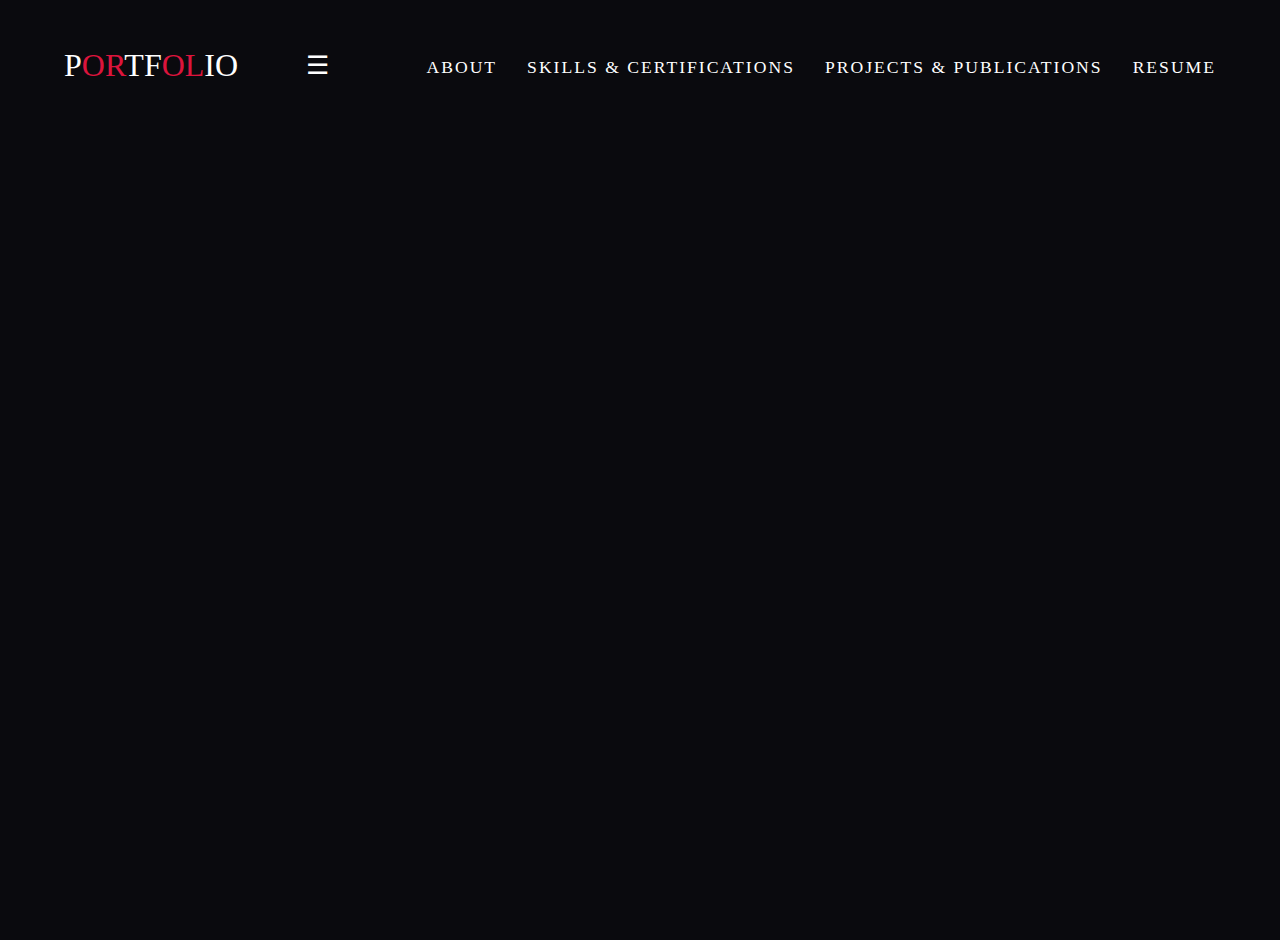
<file: index.html>
<!DOCTYPE html>
<html lang="en">
<head>
  <meta charset="UTF-8" />
  <meta http-equiv="X-UA-Compatible" content="IE=edge" />
  <meta name="viewport" content="width=device-width, initial-scale=1.0" />
  <title>Portfolio - Home</title>
  <link rel="stylesheet" href="style.css" />
  <link rel="stylesheet" href="nav.css" />
</head>
<body class="bodies">

  <!-- Reusable header -->
  <div id="header-placeholder"></div>

  <!-- Main content for home page -->
  <main class="home-content">
    <h1 class="homeh1">
      <span>S</span><span>O</span><span>W</span><span>N</span><span>D</span><span>A</span><span>R</span><span>Y</span><span>A</span>
      <span>V</span><span>A</span><span>T</span><span>H</span><span>I</span>
      <span>C</span><span>H</span><span>E</span><span>R</span><span>U</span><span>K</span><span>U</span><span>R</span><span>I</span>
    </h1>

    <h2 class="home-subtitle">
      Full Stack Developer | AI & ML Enthusiast | Teaching Assistant
    </h2>
  </main>

  <script src="headerloader.js"></script>
</body>
</html>
</file>
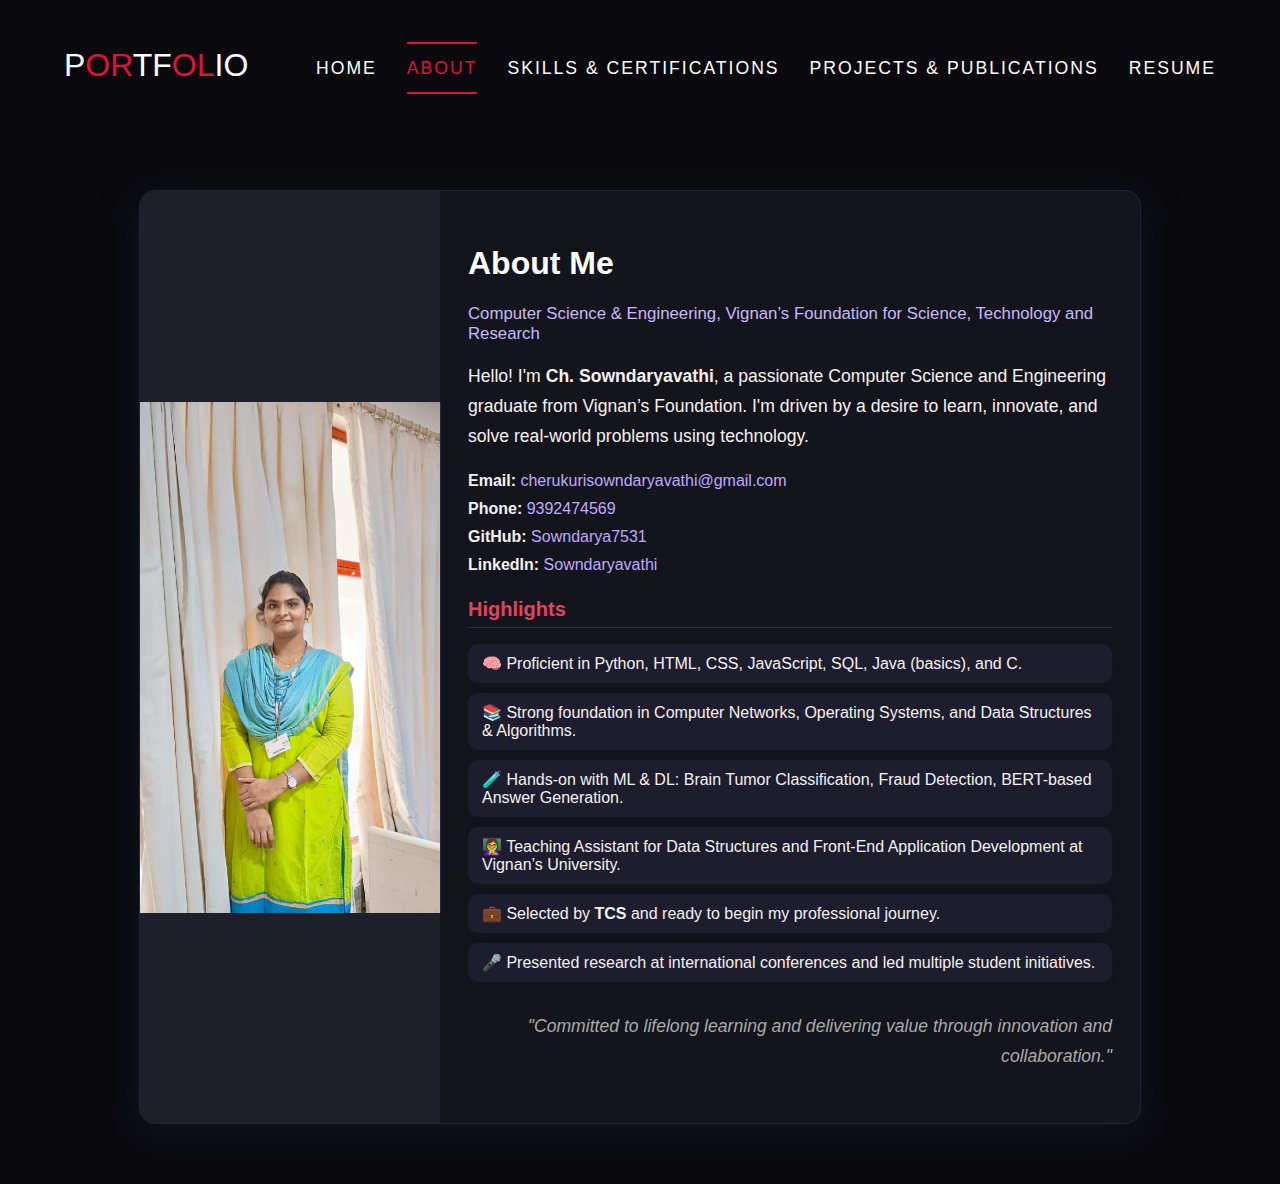
<file: about.html>
<!DOCTYPE html>
<html lang="en">
<head>
    <meta charset="UTF-8">
    <meta name="viewport" content="width=device-width, initial-scale=1.0">
    <title>About Me | CHERUKURI SOWNDARYAVATHI</title>
    
    <link rel="stylesheet" href="./about.css">
    <link rel="stylesheet" href="nav.css">
</head>
<body>
    <header>
        <div class="container">
            <nav>
                <h2 class="brand"><a href="./index.html">P<span>OR</span>TF<span>OL</span>IO</a></h2>
                <ul>
                    <li><a href="./index.html">Home</a></li>
                    <li><a class="active" href="./about.html">About</a></li>
                    <li><a href="./skills.html">Skills & Certifications</a></li>
                    <li><a href="./projects.html">Projects & Publications</a></li>
                    <li><a href="./resume.html">Resume</a></li>
                </ul>
            </nav>
        </div>
    </header>

    <section class="about-me">
        <div class="about-card">
            <div class="about-image">
                <img src="./portme.jpg" alt="CH. Sowndaryavathi">
            </div>
            <div class="about-content">
                <h1>About Me</h1>
                <h4>Computer Science & Engineering, Vignan’s Foundation for Science, Technology and Research</h4>
                <p>Hello! I'm <strong>Ch. Sowndaryavathi</strong>, a passionate Computer Science and Engineering graduate from Vignan’s Foundation. I'm driven by a desire to learn, innovate, and solve real-world problems using technology.</p>

                <div class="quick-info">
                    <span><strong>Email:</strong> <a href="mailto:cherukurisowndaryavathi@gmail.com">cherukurisowndaryavathi@gmail.com</a></span>
                    <span><strong>Phone:</strong> <a href="tel:9392474569">9392474569</a></span>
                    <span><strong>GitHub:</strong> <a href="https://github.com/Sowndarya7531" target="_blank">Sowndarya7531</a></span>
                    <span><strong>LinkedIn:</strong> <a href="https://www.linkedin.com/in/sowndaryavathi-cherukuri-4a707927b/" target="_blank">Sowndaryavathi</a></span>
                </div>

                <div class="bio-highlights">
                    <h3>Highlights</h3>
                    <ul>
                        <li>🧠 Proficient in Python, HTML, CSS, JavaScript, SQL, Java (basics), and C.</li>
                        <li>📚 Strong foundation in Computer Networks, Operating Systems, and Data Structures & Algorithms.</li>
                        <li>🧪 Hands-on with ML & DL: Brain Tumor Classification, Fraud Detection, BERT-based Answer Generation.</li>
                        <li>👩‍🏫 Teaching Assistant for Data Structures and Front-End Application Development at Vignan’s University.</li>
                        <li>💼 Selected by <strong>TCS</strong> and ready to begin my professional journey.</li>
                        <li>🎤 Presented research at international conferences and led multiple student initiatives.</li>
                    </ul>
                </div>

                <div class="declaration">
                    <p><em>"Committed to lifelong learning and delivering value through innovation and collaboration."</em></p>
                </div>
            </div>
        </div>
    </section>
</body>
</html>
</file>
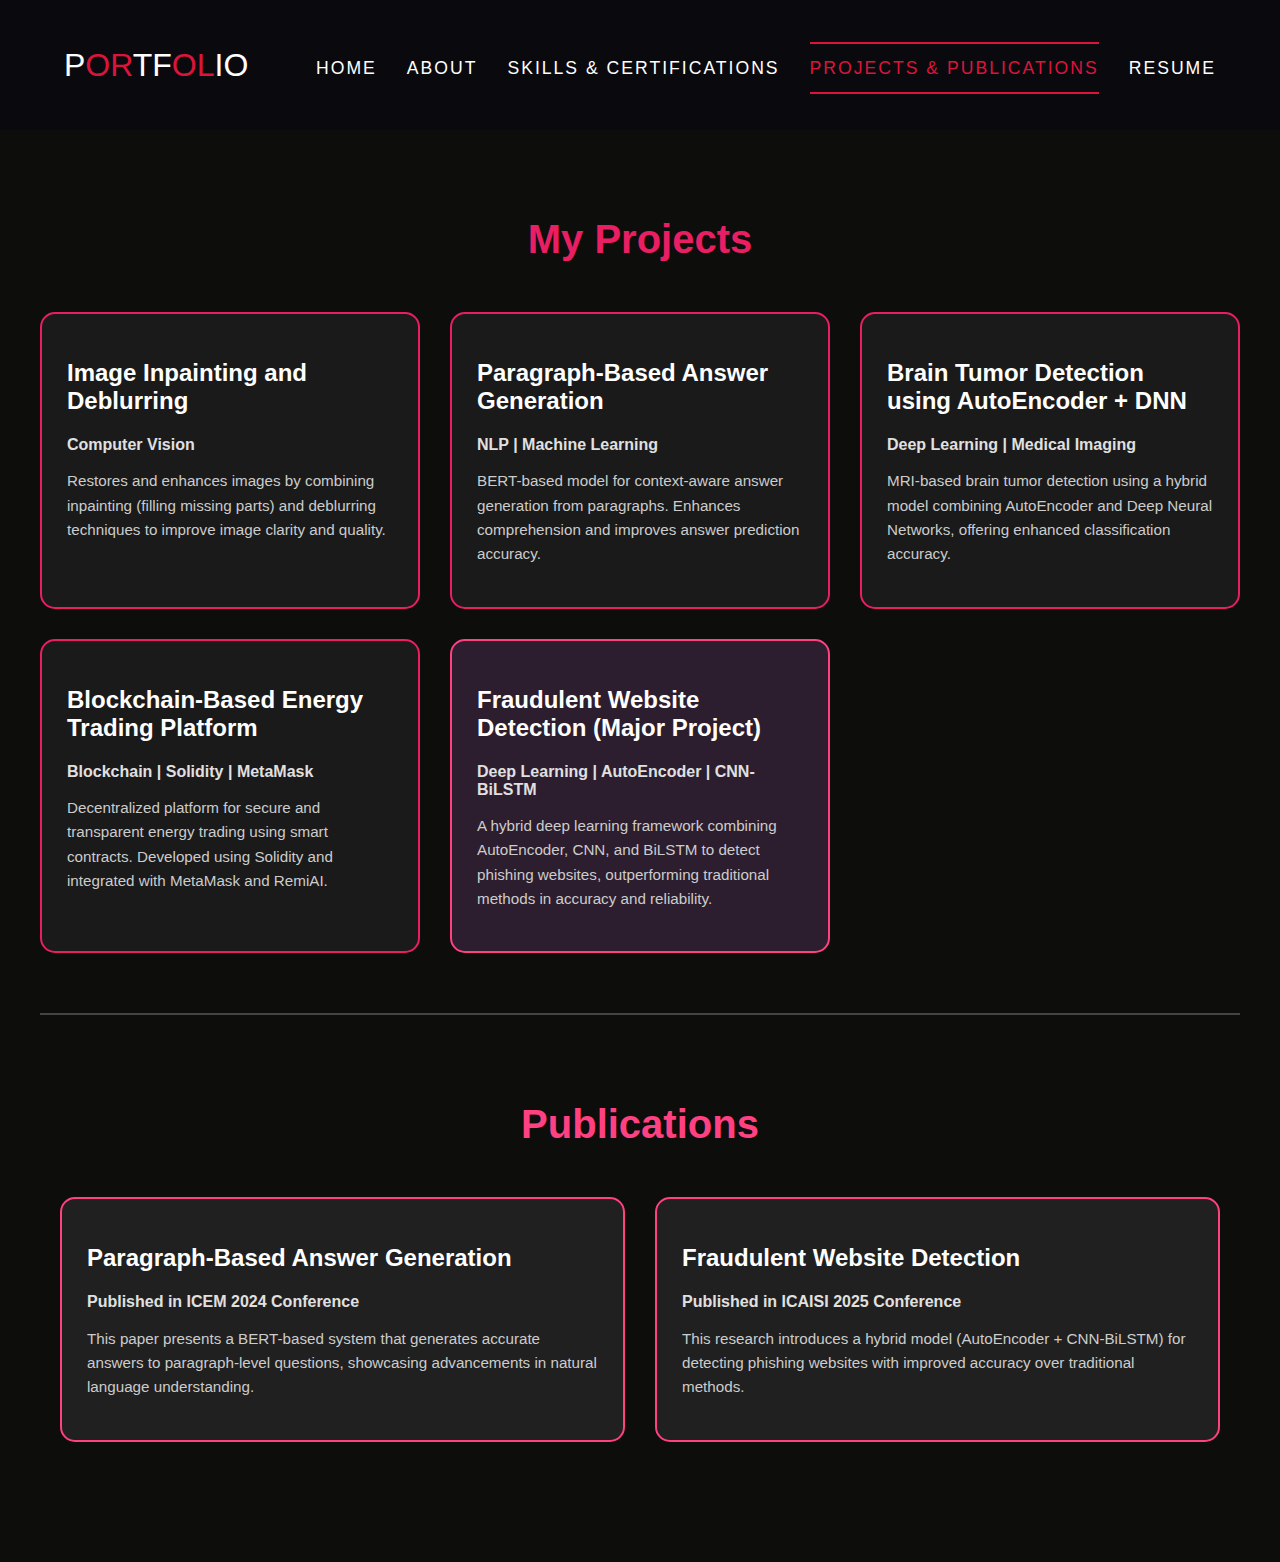
<file: projects.html>
<!DOCTYPE html>
<html lang="en">
<head>
  <meta charset="UTF-8" />
  <meta name="viewport" content="width=device-width, initial-scale=1.0"/>
  <title>Projects</title>
  
  <link rel="stylesheet" href="projects.css"/>
  <link rel="stylesheet" href="nav.css">
  <link rel="stylesheet" href="https://cdnjs.cloudflare.com/ajax/libs/font-awesome/4.7.0/css/font-awesome.min.css"/>
</head>
<body class="projects-page">
  <header>
    <div class="container">
      <nav>
        <h2 class="brand"><a href="./index.html">P<span>OR</span>TF<span>OL</span>IO</a></h2>
        <ul>
          <li><a href="./index.html">Home</a></li>
          <li><a href="./about.html">About</a></li>
          <li><a href="./skills.html">Skills & Certifications</a></li>
          <li><a class="active" href="./projects.html">Projects & Publications</a></li>
          <li><a href="./resume.html">Resume</a></li>
        </ul>
      </nav>
    </div>
  </header>

  <main class="projects-section">
    <h1 class="section-title">My Projects</h1>
    <div class="projects-grid">

      <!-- Project 1 -->
      <div class="project-card">
        <h2>Image Inpainting and Deblurring</h2>
        <h4>Computer Vision</h4>
        <p>Restores and enhances images by combining inpainting (filling missing parts) and deblurring techniques to improve image clarity and quality.</p>
      </div>

      <!-- Project 2 -->
      <div class="project-card">
        <h2>Paragraph-Based Answer Generation</h2>
        <h4>NLP | Machine Learning</h4>
        <p>BERT-based model for context-aware answer generation from paragraphs. Enhances comprehension and improves answer prediction accuracy.</p>
      </div>

      <!-- Project 3 -->
      <div class="project-card">
        <h2>Brain Tumor Detection using AutoEncoder + DNN</h2>
        <h4>Deep Learning | Medical Imaging</h4>
        <p>MRI-based brain tumor detection using a hybrid model combining AutoEncoder and Deep Neural Networks, offering enhanced classification accuracy.</p>
      </div>

      <!-- Project 4 -->
      <div class="project-card">
        <h2>Blockchain-Based Energy Trading Platform</h2>
        <h4>Blockchain | Solidity | MetaMask</h4>
        <p>Decentralized platform for secure and transparent energy trading using smart contracts. Developed using Solidity and integrated with MetaMask and RemiAI.</p>
      </div>

      <!-- Project 5 -->
      <div class="project-card major">
        <h2>Fraudulent Website Detection (Major Project)</h2>
        <h4>Deep Learning | AutoEncoder | CNN-BiLSTM</h4>
        <p>A hybrid deep learning framework combining AutoEncoder, CNN, and BiLSTM to detect phishing websites, outperforming traditional methods in accuracy and reliability.</p>
      </div>
    </div>

    <!-- Publications Section -->
    <section class="publications-section">
      <h1 class="section-title">Publications</h1>
      <div class="projects-grid">
        <div class="project-card">
          <h2>Paragraph-Based Answer Generation</h2>
          <h4>Published in ICEM 2024 Conference</h4>
          <p>This paper presents a BERT-based system that generates accurate answers to paragraph-level questions, showcasing advancements in natural language understanding.</p>
        </div>

        <div class="project-card">
          <h2>Fraudulent Website Detection</h2>
          <h4>Published in ICAISI 2025 Conference</h4>
          <p>This research introduces a hybrid model (AutoEncoder + CNN-BiLSTM) for detecting phishing websites with improved accuracy over traditional methods.</p>
        </div>
      </div>
    </section>

  </main>
</body>
</html>
</file>
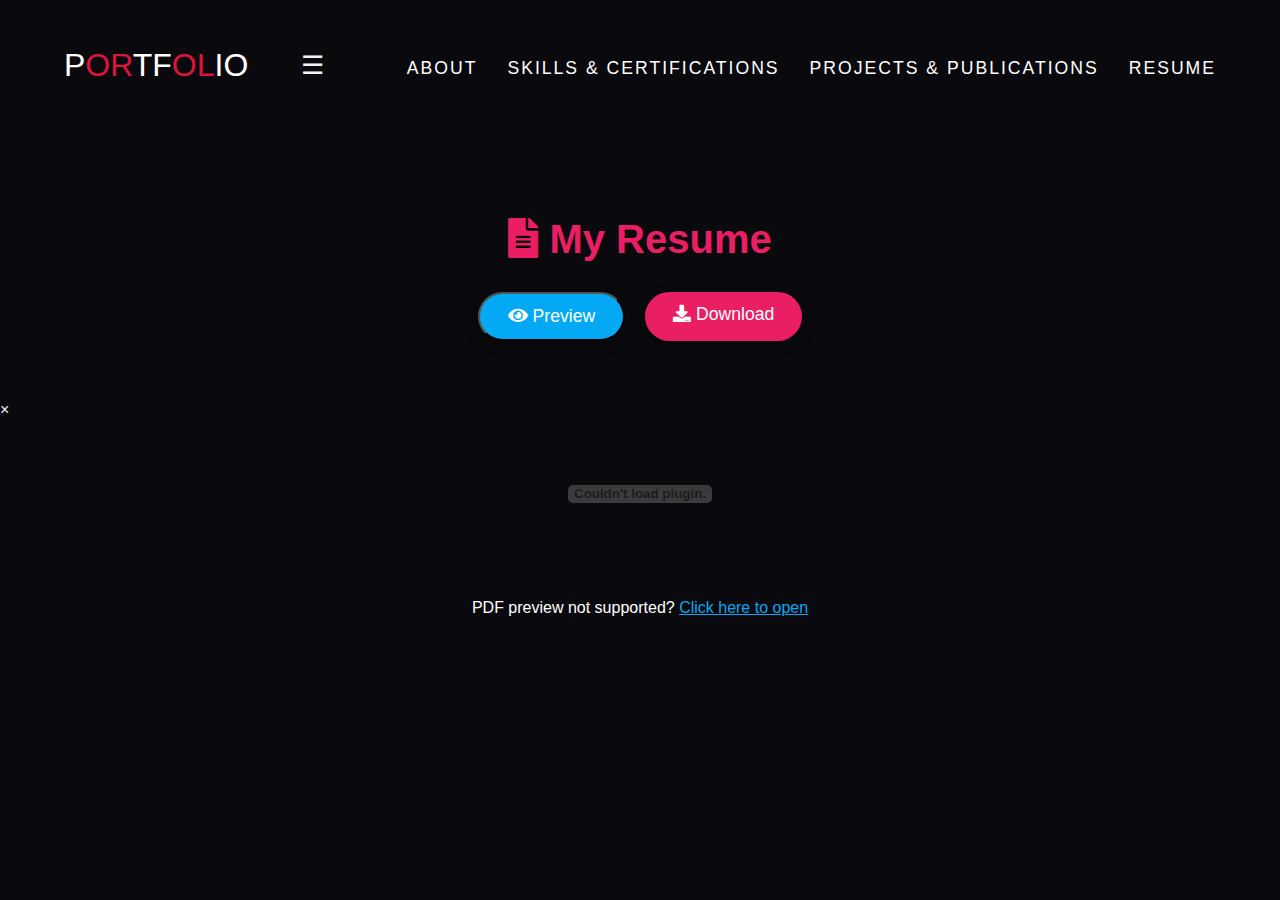
<file: resume.html>
<!DOCTYPE html>
<html lang="en">
<head>
  <meta charset="UTF-8" />
  <meta name="viewport" content="width=device-width, initial-scale=1.0" />
  <title>My Resume</title>
  <link rel="stylesheet" href="resume.css" />
  <link rel="stylesheet" href="nav.css" />
  <link
    rel="stylesheet"
    href="https://cdnjs.cloudflare.com/ajax/libs/font-awesome/5.15.4/css/all.min.css"
  />
</head>
<body>
  <!-- Header -->
  <div id="header-placeholder"></div>

  <!-- Main Resume Section -->
  <main class="resume-container">
    <h1 class="section-title">
      <i class="fas fa-file-alt"></i> My Resume
    </h1>

    <!-- Resume Image (Optional: you can add image of resume if needed) -->
    <!-- <div class="resume-image">
      <img src="your-resume-image.jpg" alt="Resume Thumbnail">
    </div> -->

    <!-- Action Buttons -->
    <div class="button-group">
      <button class="btn preview-btn" onclick="openResumeModal()">
        <i class="fas fa-eye"></i> Preview
      </button>
      <a href="./CHERUKURISOWNDARYAVATHI.pdf" download class="btn download-btn">
        <i class="fas fa-download"></i> Download
      </a>
    </div>
  </main>

  <!-- Resume Modal Preview -->
  <div id="resumeModal" class="modal">
    <span class="close-btn" onclick="closeResumeModal()">&times;</span>
    <div class="modal-content">
      <embed
        src="./CHERUKURISOWNDARYAVATHI.pdf#toolbar=0&navpanes=0&scrollbar=0"
        type="application/pdf"
        width="100%"
        height="100%"
      />
      <p style="color: white; text-align: center; padding: 10px;">
        PDF preview not supported? 
        <a href="./CHERUKURISOWNDARYAVATHI.pdf" target="_blank" style="color: #03a9f4;">Click here to open</a>
      </p>
    </div>
  </div>

  <!-- Scripts -->
  <script src="headerloader.js"></script>
  <script>
    function openResumeModal() {
      document.getElementById('resumeModal').style.display = 'flex';
    }

    function closeResumeModal() {
      document.getElementById('resumeModal').style.display = 'none';
    }

    // Close modal on outside click
    window.onclick = function (event) {
      const modal = document.getElementById('resumeModal');
      if (event.target === modal) {
        modal.style.display = 'none';
      }
    };
  </script>
</body>
</html>
</file>
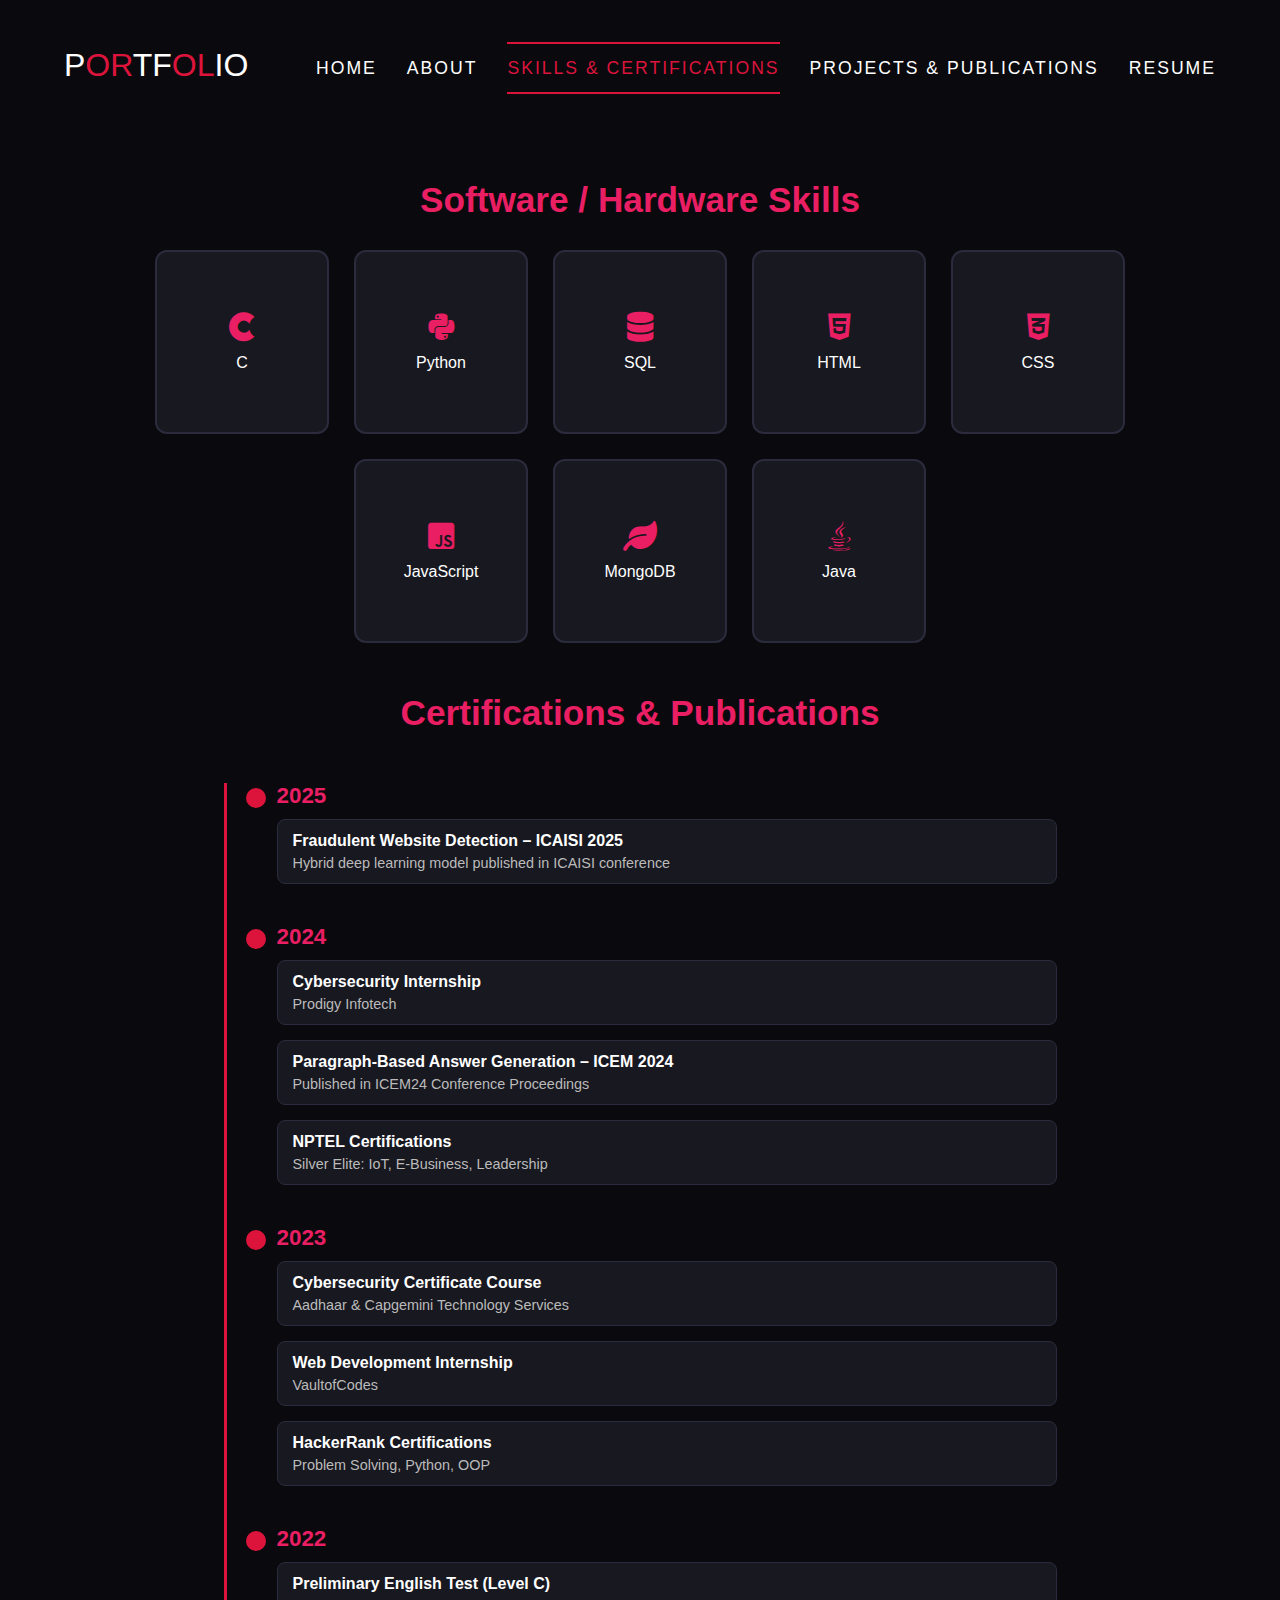
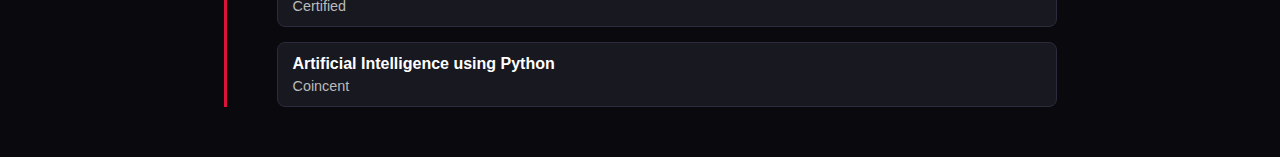
<file: skills.html>
<!DOCTYPE html>
<html lang="en">
<head>
    <meta charset="UTF-8" />
    <meta name="viewport" content="width=device-width, initial-scale=1.0" />
    <title>Skills and Certifications</title>
    <link rel="stylesheet" href="https://cdnjs.cloudflare.com/ajax/libs/font-awesome/5.15.3/css/all.min.css">
    <link rel="stylesheet" href="./skills .css">
    <link rel="stylesheet" href="nav.css">
    
</head>
<body>
    <header>
        <div class="container">
            <nav>
                <h2 class="brand"><a href="./index.html">P<span>OR</span>TF<span>OL</span>IO</a></h2>
                <ul>
                    <li><a href="./index.html">Home</a></li>
                    <li><a href="./about.html">About</a></li>
                    <li><a class="active" href="./skills.html">Skills & Certifications</a></li>
                    <li><a href="./projects.html">Projects & Publications</a></li>
                    <li><a href="./resume.html">Resume</a></li>
                </ul>
            </nav>
        </div>
    </header>

    <main class="container">
        <h2 class="section-heading">Software / Hardware Skills</h2>
        <div class="skills-grid">
            <div class="skill-icon"><i class="fab fa-cuttlefish"></i><span>C</span></div>
            <div class="skill-icon"><i class="fab fa-python"></i><span>Python</span></div>
            <div class="skill-icon"><i class="fas fa-database"></i><span>SQL</span></div>
            <div class="skill-icon"><i class="fab fa-html5"></i><span>HTML</span></div>
            <div class="skill-icon"><i class="fab fa-css3-alt"></i><span>CSS</span></div>
            <div class="skill-icon"><i class="fab fa-js-square"></i><span>JavaScript</span></div>
            <div class="skill-icon"><i class="fas fa-leaf"></i><span>MongoDB</span></div>
            <div class="skill-icon"><i class="fab fa-java"></i><span>Java</span></div>
        </div>

        <h2 class="section-heading">Certifications & Publications</h2>
<div class="timeline-wrapper">

  <div class="timeline-block">
    <div class="timeline-dot"></div>
    <div class="timeline-content">
      <h3>2025</h3>
      <a href="https://example.com/icaisi-2025" target="_blank" class="cert-link">
        <strong>Fraudulent Website Detection – ICAISI 2025</strong>
        <p>Hybrid deep learning model published in ICAISI conference</p>
      </a>
    </div>
  </div>

  <div class="timeline-block">
    <div class="timeline-dot"></div>
    <div class="timeline-content">
      <h3>2024</h3>
      <a href="https://example.com/cyber-intern" target="_blank" class="cert-link">
        <strong>Cybersecurity Internship</strong>
        <p>Prodigy Infotech</p>
      </a>
      <a href="https://example.com/icem24" target="_blank" class="cert-link">
        <strong>Paragraph-Based Answer Generation – ICEM 2024</strong>
        <p>Published in ICEM24 Conference Proceedings</p>
      </a>
      <a href="https://nptel.ac.in/" target="_blank" class="cert-link">
        <strong>NPTEL Certifications</strong>
        <p>Silver Elite: IoT, E-Business, Leadership</p>
      </a>
    </div>
  </div>

  <div class="timeline-block">
    <div class="timeline-dot"></div>
    <div class="timeline-content">
      <h3>2023</h3>
      <a href="https://example.com/cyber-capgemini" target="_blank" class="cert-link">
        <strong>Cybersecurity Certificate Course</strong>
        <p>Aadhaar & Capgemini Technology Services</p>
      </a>
      <a href="https://example.com/vaultofcodes" target="_blank" class="cert-link">
        <strong>Web Development Internship</strong>
        <p>VaultofCodes</p>
      </a>
      <a href="https://www.hackerrank.com/" target="_blank" class="cert-link">
        <strong>HackerRank Certifications</strong>
        <p>Problem Solving, Python, OOP</p>
      </a>
    </div>
  </div>

  <div class="timeline-block">
    <div class="timeline-dot"></div>
    <div class="timeline-content">
      <h3>2022</h3>
      <a href="#" class="cert-link">
        <strong>Preliminary English Test (Level C)</strong>
        <p>Certified</p>
      </a>
      <a href="#" class="cert-link">
        <strong>Artificial Intelligence using Python</strong>
        <p>Coincent</p>
      </a>
    </div>
  </div>

</div>

    </main>
</body>
</html>
</file>
<file: style.css>
.bodies{
  margin: 0;
  padding:0;
  overflow-x: hidden;
  background: #000;
    color: #fff; 
}
section{
    height: 100vh;
}
.homeh1{
    margin: 0;
    padding: 1px;
    position: absolute;
    top:50%;
    transform:translateY(-50%);
    width: 100%;
    text-align: center;
    color:#f6f1f1;
    font-size: 5rem;
    font-family: sans-serif;
    letter-spacing: 0.2rem;
    
}
.homeh1 span{
    opacity: 0;
    display: inline-block;
    animation: animate 1s linear forwards;
}
@keyframes animate{
    0%{
        opacity: 0;
        transform: rotateY(90deg);
        filter: blur(10px);
    }
    100%{
        opacity: 1;
        transform: rotateY(0deg);
        filter: blur(0px);
    }
}
h1 span:nth-child(1){ animation-delay: 0.4s; }
h1 span:nth-child(2){ animation-delay: 0.6s; }
h1 span:nth-child(3){ animation-delay: 0.8s; }
h1 span:nth-child(4){ animation-delay: 1s; }
h1 span:nth-child(5){ animation-delay: 1.2s; }
h1 span:nth-child(6){ animation-delay: 1.4s; }
h1 span:nth-child(7){ animation-delay: 1.6s; }
h1 span:nth-child(8){ animation-delay: 1.8s; }
h1 span:nth-child(9){ animation-delay: 2s; }
h1 span:nth-child(10){ animation-delay: 2.2s; }
h1 span:nth-child(11){ animation-delay: 2.4s; }
h1 span:nth-child(12){ animation-delay: 2.6s; }
h1 span:nth-child(13){ animation-delay: 2.8s; }
h1 span:nth-child(14){ animation-delay: 3s; }
h1 span:nth-child(15){ animation-delay: 3.2s; }
h1 span:nth-child(16){ animation-delay: 3.4s; }
h1 span:nth-child(17){ animation-delay: 3.6s; }
h1 span:nth-child(18){ animation-delay: 3.8s; }
h1 span:nth-child(19){ animation-delay: 4s; }
h1 span:nth-child(20){ animation-delay: 4.2s; }
h1 span:nth-child(21){ animation-delay: 4.4s; }
h1 span:nth-child(22){ animation-delay: 4.6s; }
h1 span:nth-child(23){ animation-delay: 4.8s; }

a{
    text-decoration: none;
    color: #ddd;
}



.home-header {
  height: 100vh; 
}



.home-subtitle {
  position: absolute;
  top: 62%;
  width: 100%;
  text-align: center;
  font-size: 2.5rem;
  color: #ccc;
  font-family: 'Roboto', sans-serif;
  font-weight: 300;
  letter-spacing: 1px;
  opacity: 0;
  animation: fadeInUp 1s ease-in-out forwards;
  animation-delay: 5.2s; /* Adjust based on your name animation end */
}

@keyframes fadeInUp {
  0% {
    transform: translateY(20px);
    opacity: 0;
  }
  100% {
    transform: translateY(0);
    opacity: 1;
  }
}
</file>
<file: nav.css>
header {
  background-color: #0a0a0e;
  padding: 20px 0;
  width: 100%;
}
.container {
  max-width: 1200px;
  width: 90%;
  margin: 0 auto;
  padding: 0 20px;
}
nav {
  display: flex;
  justify-content: space-between;
  align-items: center;
  text-transform: uppercase;
  font-size: 1.6rem;
  padding-top: 0;
}
.brand {
  font-size: 2rem;
  font-weight: 300;
}
.brand a {
  color: #fff;
  text-decoration: none;
}
.brand span {
  color: crimson;
}
nav ul {
  display: flex;
  list-style: none;
  padding-left: 0;
  margin: 0;
}
nav ul li {
  margin-left: 30px;
  list-style: none;
}
nav ul li a {
  color: #fff;
  text-decoration: none;
  font-size: 1.1rem;
  transition: color 0.3s;
  position: relative;
  letter-spacing: 2px;
  padding: 1rem 0;
}
nav ul li a:hover,
nav ul li a.active {
  color: crimson;
}
nav ul li a::before,
nav ul li a::after {
  content: '';
  position: absolute;
  width: 100%;
  height: 2px;
  background-color: crimson;
  left: 0;
  transform: scaleX(0);
  transition: all .5s;
}
nav ul li a::before {
  top: 0;
  transform-origin: left;
}
nav ul li a::after {
  bottom: 0;
  transform-origin: right;
}
nav ul li a:hover::before,
nav ul li a:hover::after,
nav ul li a.active::before,
nav ul li a.active::after {
  transform: scaleX(1);
}
@keyframes slideIn {
  from {}
  to { transform:translateX(0); }
}
</file>
<file: about.css>
body {
    background: #0a0a0e;
    color: #f6f1f1;
    font-family: sans-serif;
    margin: 0;
    padding: 0;
}

/* Main Section */
.about-me {
    padding: 60px 20px;
    display: flex;
    justify-content: center;
}

/* Card Style Layout */
.about-card {
    background: #14141c;
    max-width: 1000px;
    width: 100%;
    display: flex;
    flex-wrap: wrap;
    border-radius: 16px;
    box-shadow: 0 8px 35px rgba(20, 24, 41, 0.73);
    overflow: hidden;
    border: 1.5px solid #242438;
}

/* Profile Image */
.about-image {
    flex: 1 1 250px;
    min-width: 250px;
    max-width: 300px;
    background: #1f1f29;
    display: flex;
    align-items: center;
    justify-content: center;
}

.about-image img {
    width: 100%;
    height: auto;
    object-fit: cover;
    border-right: 1px solid #2a2a40;
}

/* Content */
.about-content {
    flex: 2 1 500px;
    padding: 32px 28px;
}

.about-content h1 {
    font-size: 2rem;
    margin-bottom: 6px;
    color: #fff;
    font-weight: bold;
}

.about-content h4 {
    color: #c9b8ff;
    margin-bottom: 18px;
    font-weight: 500;
    font-size: 1.05rem;
}

.about-content p {
    font-size: 1.1rem;
    line-height: 1.7;
    margin-bottom: 20px;
}

/* Quick Contact Info */
.quick-info {
    display: flex;
    flex-direction: column;
    gap: 10px;
    font-size: 1rem;
    margin-bottom: 24px;
}

.quick-info a {
    color: #bfaaff;
    text-decoration: none;
}

.quick-info a:hover {
    color: #e17fff;
    text-decoration: underline;
}

/* Highlights List */
.bio-highlights h3 {
    font-size: 1.25rem;
    color: #e0455f;
    margin-bottom: 10px;
    border-bottom: 1px solid #2e2e4c;
    padding-bottom: 6px;
}

.bio-highlights ul {
    list-style: none;
    padding: 0;
}

.bio-highlights ul li {
    background: #1d1d2e;
    margin-bottom: 10px;
    padding: 10px 14px;
    border-radius: 10px;
    box-shadow: 0 2px 8px rgba(42, 32, 68, 0.1);
    font-size: 1rem;
    transition: background 0.2s;
}

.bio-highlights ul li:hover {
    background: #2d2d44;
}

/* Declaration */
.declaration {
    font-style: italic;
    font-size: 1.05rem;
    color: #aaa;
    text-align: right;
    margin-top: 30px;
}

/* Responsive */
@media (max-width: 768px) {
    .about-card {
        flex-direction: column;
    }

    .about-image {
        border-right: none;
        border-bottom: 1px solid #2a2a40;
    }

    .about-content {
        padding: 24px;
    }

    .about-content h1 {
        font-size: 1.6rem;
    }

    .bio-highlights ul li {
        font-size: 0.95rem;
    }
}
</file>
<file: projects.css>
.projects-page {
  background-color: #0d0d0c;
  color: #ffffff;
  font-family: sans-serif;
  margin: 0;
  padding: 0;
}


.projects-section {
  padding: 60px 20px;
  max-width: 1200px;
  margin: auto;
}

.section-title {
  font-size: 2.5rem;
  text-align: center;
  margin-bottom: 50px;
  color: #e91e63;
}

.projects-grid {
  display: grid;
  grid-template-columns: repeat(auto-fit, minmax(280px, 1fr));
  gap: 30px;
}

.project-card {
  background-color: #1a1a1a;
  border: 2px solid #e91e63;
  border-radius: 15px;
  padding: 25px;
  transition: transform 0.3s ease, box-shadow 0.3s ease;
}

.project-card:hover {
  transform: translateY(-10px);
  box-shadow: 0 0 20px rgba(233, 30, 99, 0.6);
}

.project-card h2 {
  font-size: 1.5rem;
  margin-bottom: 10px;
  color: #ffffff;
}

.project-card h4 {
  font-size: 1rem;
  color: #e0e0e0;
  margin-bottom: 15px;
}

.project-card p {
  font-size: 0.95rem;
  color: #cccccc;
  line-height: 1.6;
}

.project-card.major {
  background-color: #2c1e2e;
  border: 2px solid #ff4081;
}

@media screen and (max-width: 600px) {
  .project-card {
    padding: 20px;
  }

  .section-title {
    font-size: 2rem;
  }
}
/* Publications Section */
.publications-section {
  margin-top: 60px;
  padding: 60px 20px;
  border-top: 2px solid #444;
}

.publications-section .section-title {
  font-size: 2.5rem;
  text-align: center;
  margin-bottom: 50px;
  color: #ff4081; /* Softer pink to differentiate from projects */
}

.publications-section .projects-grid {
  display: grid;
  grid-template-columns: repeat(auto-fit, minmax(280px, 1fr));
  gap: 30px;
}

.publications-section .project-card {
  background-color: #202020;
  border: 2px solid #ff4081;
  border-radius: 15px;
  padding: 25px;
  transition: transform 0.3s ease, box-shadow 0.3s ease;
}

.publications-section .project-card:hover {
  transform: translateY(-10px);
  box-shadow: 0 0 20px rgba(255, 64, 129, 0.6);
}

.publications-section .project-card h2 {
  font-size: 1.5rem;
  margin-bottom: 10px;
  color: #ffffff;
}

.publications-section .project-card h4 {
  font-size: 1rem;
  color: #e0e0e0;
  margin-bottom: 15px;
}

.publications-section .project-card p {
  font-size: 0.95rem;
  color: #cccccc;
  line-height: 1.6;
}
</file>
<file: resume.css>
body {
  margin: 0;
  padding: 0;
  font-family: 'Segoe UI', Tahoma, Geneva, Verdana, sans-serif;
  background-color: #0a0a0e;
  color: #f6f1f1;
}

.resume-container {
  text-align: center;
  padding: 60px 20px;
}

.section-title {
  font-size: 2.5rem;
  color: #e91e63;
  margin-bottom: 30px;
}

/* Resume Image */
.resume-image img {
  max-width: 100%;
  width: 400px;
  height: auto;
  border-radius: 16px;
  box-shadow: 0 0 25px rgba(233, 30, 99, 0.3);
  transition: transform 0.3s ease;
}

.resume-image img:hover {
  transform: scale(1.02);
}

/* Buttons */
.button-group {
  margin-top: 30px;
  display: flex;
  justify-content: center;
  gap: 20px;
  flex-wrap: wrap;
}

.btn {
  padding: 12px 28px;
  border-radius: 30px;
  font-size: 1.1rem;
  font-weight: 500;
  text-decoration: none;
  color: #fff;
  transition: all 0.3s ease;
  box-shadow: 0 4px 15px rgba(0, 0, 0, 0.2);
}

.preview-btn {
  background-color: #03a9f4;
}

.preview-btn:hover {
  background-color: #0288d1;
}

.download-btn {
  background-color: #e91e63;
}

.download-btn:hover {
  background-color: #c2185b;
}

/* Responsive */
@media (max-width: 600px) {
  .section-title {
    font-size: 2rem;
  }

  .btn {
    width: 80%;
    padding: 14px;
  }

  .resume-image img {
    width: 90%;
  }
}
</file>
<file: skills .css>
body {
  margin: 0;
  padding: 0;
  font-family: sans-serif;
  background-color: #0a0a0e;
  color: #f6f1f1;
}



/* Section Headings */
.section-heading {
  font-size: 2.2rem;
  text-align: center;
  color: #e91e63;
  margin: 50px 0 30px;
}

/* Skills Grid */
.skills-grid {
  display: flex;
  flex-wrap: wrap;
  justify-content: center;
  gap: 25px;
  padding: 0 10px;
}

.skill-icon {
  background: #181820;
  border: 2px solid #2b2b3d;
  border-radius: 12px;
  padding: 25px 20px;
  width: 130px;
  height: 130px;
  text-align: center;
  transition: transform 0.3s ease, box-shadow 0.3s ease;
  display: flex;
  flex-direction: column;
  justify-content: center;
  align-items: center;
}

.skill-icon i {
  font-size: 30px;
  color: #e91e63;
  margin-bottom: 12px;
}

.skill-icon span {
  font-size: 1rem;
  color: #ffffff;
}

.skill-icon:hover {
  transform: translateY(-5px);
  box-shadow: 0 0 15px rgba(233, 30, 99, 0.4);
}

/* Certifications Timeline */
.certifications-timeline {
  position: relative;
  padding-left: 30px;
  margin-top: 40px;
}

.timeline-item {
  position: relative;
  margin-bottom: 40px;
  padding-left: 30px;
  border-left: 2px solid crimson;
}

.timeline-item::before {
  content: '';
  position: absolute;
  left: -9px;
  top: 0;
  width: 18px;
  height: 18px;
  background: crimson;
  border-radius: 50%;
}

.timeline-item h3 {
  font-size: 1.4rem;
  color: #f6f1f1;
  margin-bottom: 10px;
}

.timeline-item h4 {
  font-size: 1.15rem;
  color: #e91e63;
  margin-bottom: 6px;
}

.timeline-item p {
  font-size: 0.95rem;
  color: #ccc;
  margin-bottom: 5px;
}

/* Responsive */
@media (max-width: 768px) {
  .skills-grid {
    justify-content: center;
  }

  .skill-icon {
    width: 100px;
    height: 100px;
    padding: 15px;
  }

  .skill-icon i {
    font-size: 24px;
  }

  .skill-icon span {
    font-size: 0.9rem;
  }
}
/* Timeline Style */
.timeline-wrapper {
  position: relative;
  margin: 50px auto;
  max-width: 800px;
  padding-left: 30px;
  border-left: 3px solid crimson;
}

.timeline-block {
  position: relative;
  margin-bottom: 40px;
}

.timeline-dot {
  position: absolute;
  top: 5px;
  left: -11px;
  width: 20px;
  height: 20px;
  background-color: crimson;
  border-radius: 50%;
  z-index: 10;
}

.timeline-content {
  padding-left: 20px;
}

.timeline-content h3 {
  font-size: 1.4rem;
  color: #e91e63;
  margin-bottom: 10px;
}

.cert-link {
  display: block;
  margin-bottom: 15px;
  padding: 12px 15px;
  border: 1px solid #2b2b3d;
  border-radius: 8px;
  background-color: #181820;
  color: #f6f1f1;
  text-decoration: none;
  transition: all 0.3s ease;
}

.cert-link:hover {
  background-color: #2c2c3e;
  border-color: #e91e63;
  box-shadow: 0 0 10px rgba(233, 30, 99, 0.3);
}

.cert-link strong {
  font-size: 1rem;
  display: block;
  color: #ffffff;
}

.cert-link p {
  margin: 5px 0 0;
  font-size: 0.9rem;
  color: #bbb;
}

/* Responsive */
@media (max-width: 600px) {
  .timeline-wrapper {
    padding-left: 15px;
    border-left: 2px solid crimson;
  }

  .timeline-dot {
    left: -10px;
  }

  .cert-link {
    padding: 10px 12px;
  }
}
</file>
